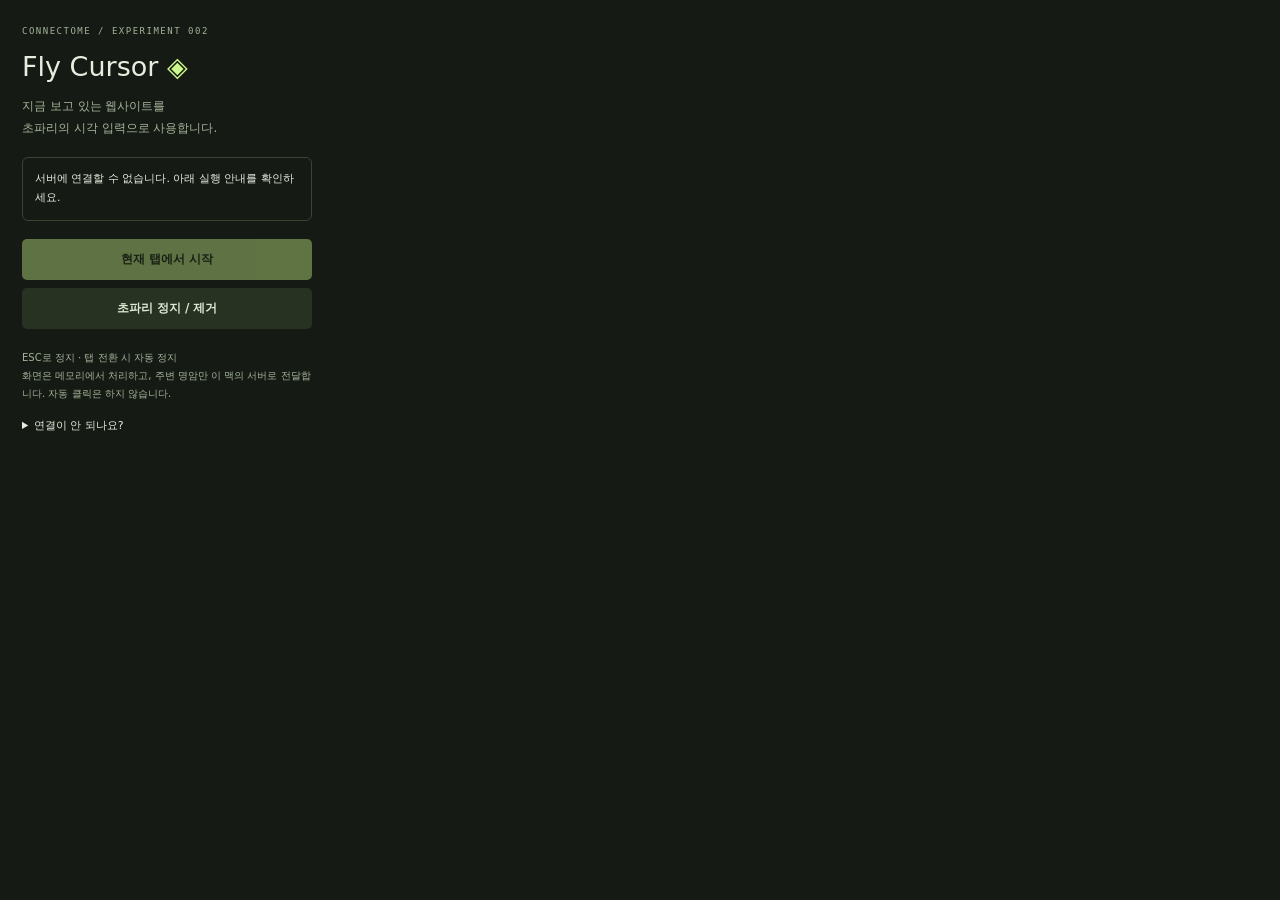
<file: extension/popup.html>
<!doctype html><html lang="ko"><head><meta charset="utf-8"><link rel="stylesheet" href="popup.css"><title>Fly Cursor</title></head><body>
<small>CONNECTOME / EXPERIMENT 002</small><h1>Fly Cursor <span>◈</span></h1><p>지금 보고 있는 웹사이트를<br>초파리의 시각 입력으로 사용합니다.</p>
<div id="status" role="status">로컬 신경 시뮬레이터 확인 중…</div>
<button id="start" disabled>현재 탭에서 시작</button><button id="stop">초파리 정지 / 제거</button>
<footer>ESC로 정지 · 탭 전환 시 자동 정지<br>화면은 메모리에서 처리하고, 주변 명암만 이 맥의 서버로 전달합니다. 자동 클릭은 하지 않습니다.</footer>
<details><summary>연결이 안 되나요?</summary><p>프로젝트 폴더에서 아래 명령으로 서버를 실행하세요.</p><code>.venv/bin/python server.py</code><p>기존 서버가 실행 중이면 종료 후 다시 실행하세요. chrome:// 페이지와 Chrome 웹 스토어 등에서는 실행할 수 없습니다.</p></details>
<script src="popup.js"></script></body></html>
</file>
<file: extension/popup.css>
:root{color-scheme:dark}body{width:290px;padding:22px;margin:0;background:#151a14;color:#e7eedf;font:13px system-ui,sans-serif}small{font:9px monospace;letter-spacing:1.5px;color:#a4b39a}h1{font-size:27px;font-weight:500;margin:14px 0}h1 span{color:#ccf78a}p{color:#a4b39a;font-size:12px;line-height:1.8}#status{border:1px solid #394532;border-radius:6px;padding:12px;margin:18px 0;font-size:11px;line-height:1.7}button{width:100%;border:0;border-radius:5px;padding:12px;margin-bottom:8px;font:600 12px system-ui;background:#ccf78a;color:#1d2b15;cursor:pointer}button:disabled{opacity:.4;cursor:default}#stop{background:#283223;color:#dbe8d2}footer{font-size:10px;line-height:1.8;color:#a4b39a;margin-top:12px}details{font-size:11px;margin-top:15px}summary{cursor:pointer}code{font-size:10px}
</file>
